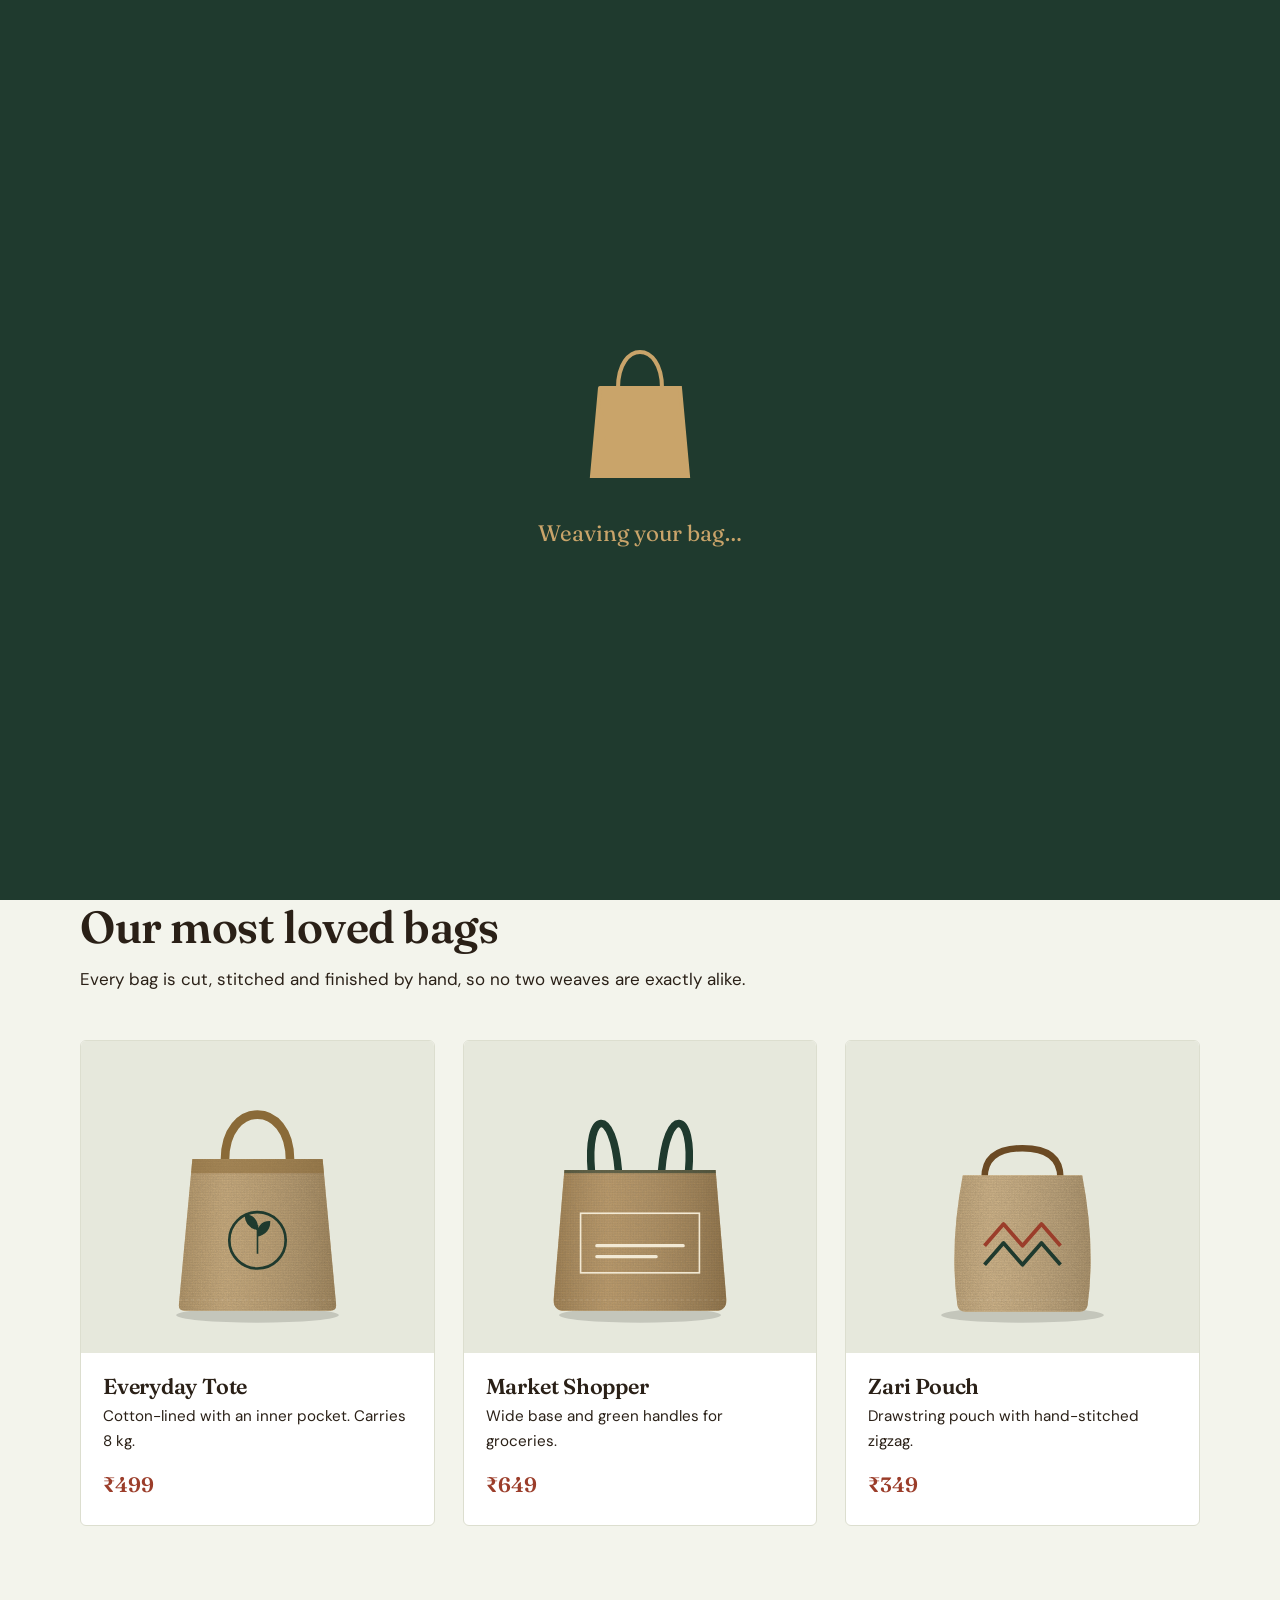
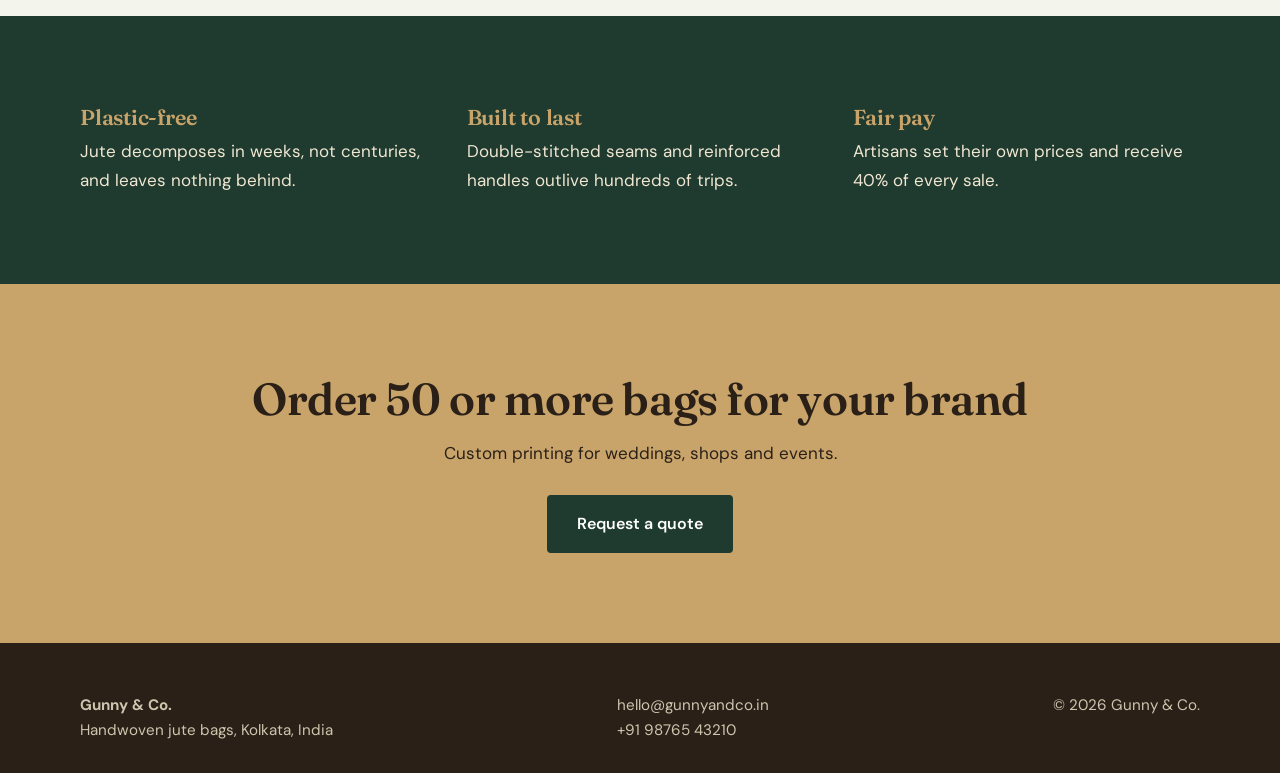
<file: index.html>
<!DOCTYPE html>
<html lang="en"><head><meta charset="utf-8"><meta name="viewport" content="width=device-width,initial-scale=1">
<title>Handwoven Jute Bags | Gunny &amp; Co. Jute Bags</title><meta name="description" content="Handwoven, plastic-free jute bags made by artisans in Bengal.">
<link rel="preconnect" href="https://fonts.googleapis.com"><link rel="preconnect" href="https://fonts.gstatic.com" crossorigin>
<link href="https://fonts.googleapis.com/css2?family=DM+Sans:wght@400;500;600&family=Fraunces:opsz,wght@9..144,600;9..144,700&display=swap" rel="stylesheet">
<link rel="stylesheet" href="css/style.css"></head><body>
<div id="loader" aria-hidden="true"><div class="box"><svg viewBox="0 0 120 140"><path class="stitch strap" d="M38 40C38 -8 82 -8 82 40"/><path class="fill" d="M20 40H100L108 128H12Z"/><path class="stitch" d="M20 40H100L108 128H12Z"/><path class="stitch" d="M24 66H96M26 90H94M18 112H102" stroke-dasharray="6 7"/></svg><p>Weaving your bag…</p></div></div>
<header><div class="wrap"><nav><a class="logo" href="index.html">Gunny &amp; Co.</a><button class="menu" aria-expanded="false">Menu</button><ul><li><a href="index.html" aria-current="page">Home</a></li><li><a href="shop.html">Shop</a></li><li><a href="about.html">About</a></li><li><a href="contact.html">Contact</a></li></ul></nav></div></header>
<main>
<section class="hero"><div class="wrap"><div class="copy"><h1>Carry something that grew from the soil.</h1><p>Strong, breathable and fully compostable bags, hand-woven from golden jute fibre by artisan families in West Bengal.</p><div><a class="btn" href="shop.html">Shop jute bags</a><a class="btn ghost" href="about.html">Our story</a></div><p style="font-size:.95rem;margin:22px 0 0">Plastic-free packaging. Ships across India in 3–5 days.</p></div>
<div class="art"><img src="images/tote.svg" alt="Natural jute tote bag with leaf print"><span class="pill">Free shipping over ₹999</span></div></div></section>
<section><div class="wrap"><div class="head"><h2>Our most loved bags</h2><p>Every bag is cut, stitched and finished by hand, so no two weaves are exactly alike.</p></div><div class="grid3"><article class="card"><div class="pic"><img src="images/tote.svg" alt="Everyday Tote"></div><div class="info"><h3>Everyday Tote</h3><p>Cotton-lined with an inner pocket. Carries 8 kg.</p><span class="price">₹499</span></div></article><article class="card"><div class="pic"><img src="images/shopper.svg" alt="Market Shopper"></div><div class="info"><h3>Market Shopper</h3><p>Wide base and green handles for groceries.</p><span class="price">₹649</span></div></article><article class="card"><div class="pic"><img src="images/pouch.svg" alt="Zari Pouch"></div><div class="info"><h3>Zari Pouch</h3><p>Drawstring pouch with hand-stitched zigzag.</p><span class="price">₹349</span></div></article></div></div></section>
<section class="band"><div class="wrap grid3"><div><h3>Plastic-free</h3><p>Jute decomposes in weeks, not centuries, and leaves nothing behind.</p></div><div><h3>Built to last</h3><p>Double-stitched seams and reinforced handles outlive hundreds of trips.</p></div><div><h3>Fair pay</h3><p>Artisans set their own prices and receive 40% of every sale.</p></div></div></section>
<section class="cta"><div class="wrap"><h2>Order 50 or more bags for your brand</h2><p>Custom printing for weddings, shops and events.</p><a class="btn" href="contact.html">Request a quote</a></div></section></main>
<footer><div class="wrap"><div><b>Gunny &amp; Co.</b><br>Handwoven jute bags, Kolkata, India</div><div>hello@gunnyandco.in<br>+91 98765 43210</div><div>&copy; 2026 Gunny &amp; Co.</div></div></footer>
<script src="js/main.js"></script></body></html>
</file>
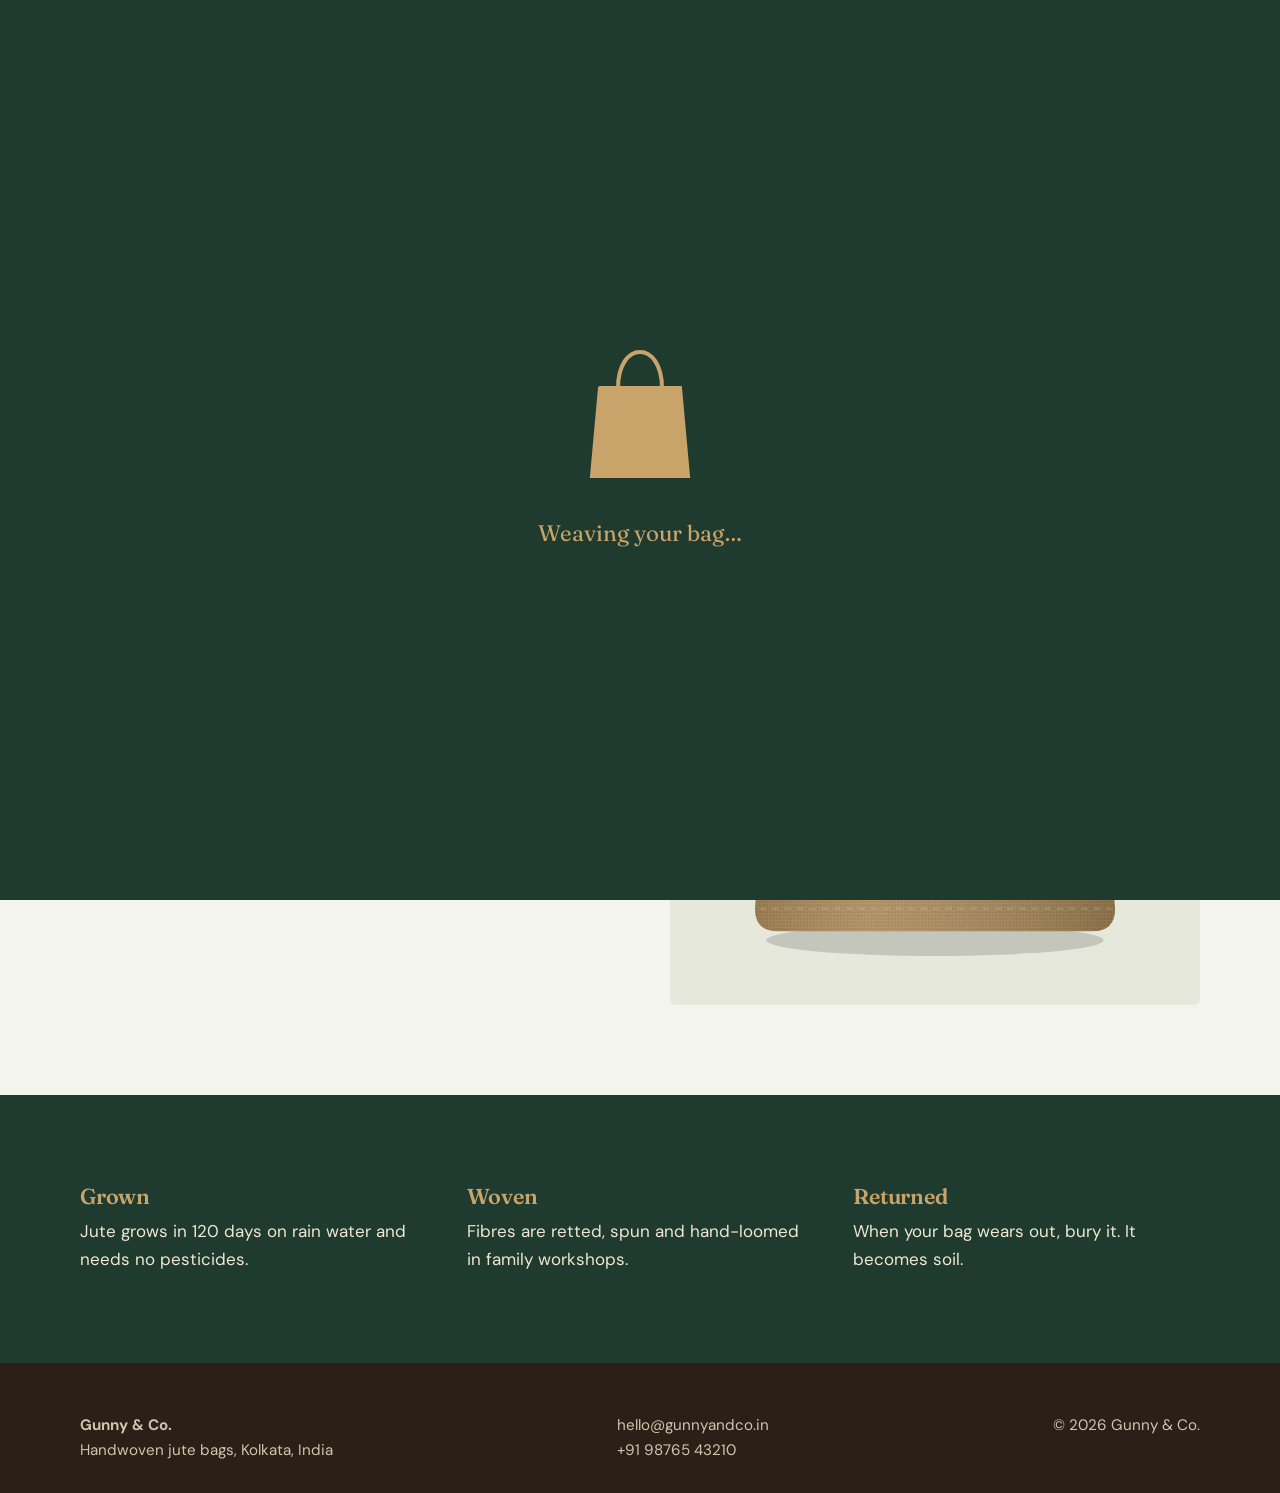
<file: about.html>
<!DOCTYPE html>
<html lang="en"><head><meta charset="utf-8"><meta name="viewport" content="width=device-width,initial-scale=1">
<title>About | Gunny &amp; Co. Jute Bags</title><meta name="description" content="Handwoven, plastic-free jute bags made by artisans in Bengal.">
<link rel="preconnect" href="https://fonts.googleapis.com"><link rel="preconnect" href="https://fonts.gstatic.com" crossorigin>
<link href="https://fonts.googleapis.com/css2?family=DM+Sans:wght@400;500;600&family=Fraunces:opsz,wght@9..144,600;9..144,700&display=swap" rel="stylesheet">
<link rel="stylesheet" href="css/style.css"></head><body>
<div id="loader" aria-hidden="true"><div class="box"><svg viewBox="0 0 120 140"><path class="stitch strap" d="M38 40C38 -8 82 -8 82 40"/><path class="fill" d="M20 40H100L108 128H12Z"/><path class="stitch" d="M20 40H100L108 128H12Z"/><path class="stitch" d="M24 66H96M26 90H94M18 112H102" stroke-dasharray="6 7"/></svg><p>Weaving your bag…</p></div></div>
<header><div class="wrap"><nav><a class="logo" href="index.html">Gunny &amp; Co.</a><button class="menu" aria-expanded="false">Menu</button><ul><li><a href="index.html">Home</a></li><li><a href="shop.html">Shop</a></li><li><a href="about.html" aria-current="page">About</a></li><li><a href="contact.html">Contact</a></li></ul></nav></div></header>
<main><div class="page-title"><div class="wrap"><h1>Rooted in Bengal, made by hand.</h1></div></div>
<section><div class="wrap split"><div><h2>Why we started</h2><p style="margin-top:16px">In 2019 we watched a market vendor hand over a plastic bag that would outlast her grandchildren. Jute, the golden fibre of Bengal, has carried rice and grain for centuries. We brought it back as a bag people want to carry.</p><p style="margin-top:14px">Today we work with 60 weavers across Howrah and Murshidabad. Each bag is stitched from start to finish by a single artisan.</p>
<div class="stats"><div><b>60</b>artisans</div><div><b>40%</b>of sales to makers</div><div><b>0</b>plastic</div></div></div><div class="art"><img src="images/shopper.svg" alt="Jute market shopper bag"></div></div></section>
<section class="band"><div class="wrap grid3"><div><h3>Grown</h3><p>Jute grows in 120 days on rain water and needs no pesticides.</p></div><div><h3>Woven</h3><p>Fibres are retted, spun and hand-loomed in family workshops.</p></div><div><h3>Returned</h3><p>When your bag wears out, bury it. It becomes soil.</p></div></div></section></main>
<footer><div class="wrap"><div><b>Gunny &amp; Co.</b><br>Handwoven jute bags, Kolkata, India</div><div>hello@gunnyandco.in<br>+91 98765 43210</div><div>&copy; 2026 Gunny &amp; Co.</div></div></footer>
<script src="js/main.js"></script></body></html>
</file>
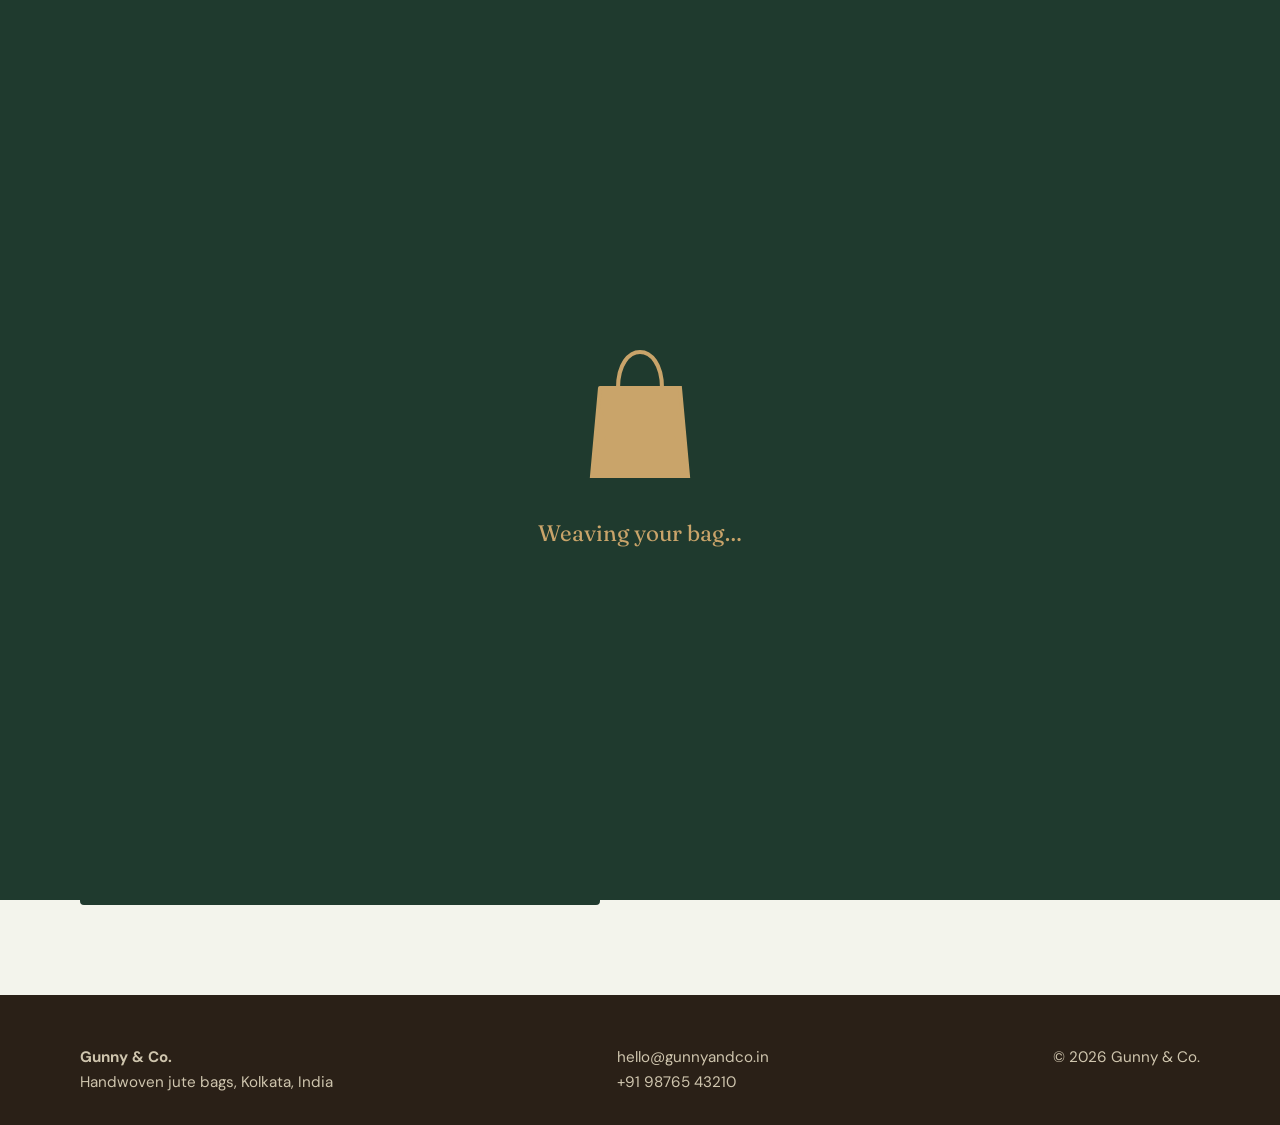
<file: contact.html>
<!DOCTYPE html>
<html lang="en"><head><meta charset="utf-8"><meta name="viewport" content="width=device-width,initial-scale=1">
<title>Contact | Gunny &amp; Co. Jute Bags</title><meta name="description" content="Handwoven, plastic-free jute bags made by artisans in Bengal.">
<link rel="preconnect" href="https://fonts.googleapis.com"><link rel="preconnect" href="https://fonts.gstatic.com" crossorigin>
<link href="https://fonts.googleapis.com/css2?family=DM+Sans:wght@400;500;600&family=Fraunces:opsz,wght@9..144,600;9..144,700&display=swap" rel="stylesheet">
<link rel="stylesheet" href="css/style.css"></head><body>
<div id="loader" aria-hidden="true"><div class="box"><svg viewBox="0 0 120 140"><path class="stitch strap" d="M38 40C38 -8 82 -8 82 40"/><path class="fill" d="M20 40H100L108 128H12Z"/><path class="stitch" d="M20 40H100L108 128H12Z"/><path class="stitch" d="M24 66H96M26 90H94M18 112H102" stroke-dasharray="6 7"/></svg><p>Weaving your bag…</p></div></div>
<header><div class="wrap"><nav><a class="logo" href="index.html">Gunny &amp; Co.</a><button class="menu" aria-expanded="false">Menu</button><ul><li><a href="index.html">Home</a></li><li><a href="shop.html">Shop</a></li><li><a href="about.html">About</a></li><li><a href="contact.html" aria-current="page">Contact</a></li></ul></nav></div></header>
<main><div class="page-title"><div class="wrap"><h1>Contact</h1><p style="margin-top:14px">Questions, bulk orders or custom prints? Write to us.</p></div></div><section><div class="wrap"><form onsubmit="event.preventDefault();this.querySelector('button').textContent='Message sent'"><label>Name<input required></label><label>Email<input type="email" required></label><label>Message<textarea rows="5" required></textarea></label><button class="btn">Send message</button></form></div></section></main>
<footer><div class="wrap"><div><b>Gunny &amp; Co.</b><br>Handwoven jute bags, Kolkata, India</div><div>hello@gunnyandco.in<br>+91 98765 43210</div><div>&copy; 2026 Gunny &amp; Co.</div></div></footer>
<script src="js/main.js"></script></body></html>
</file>
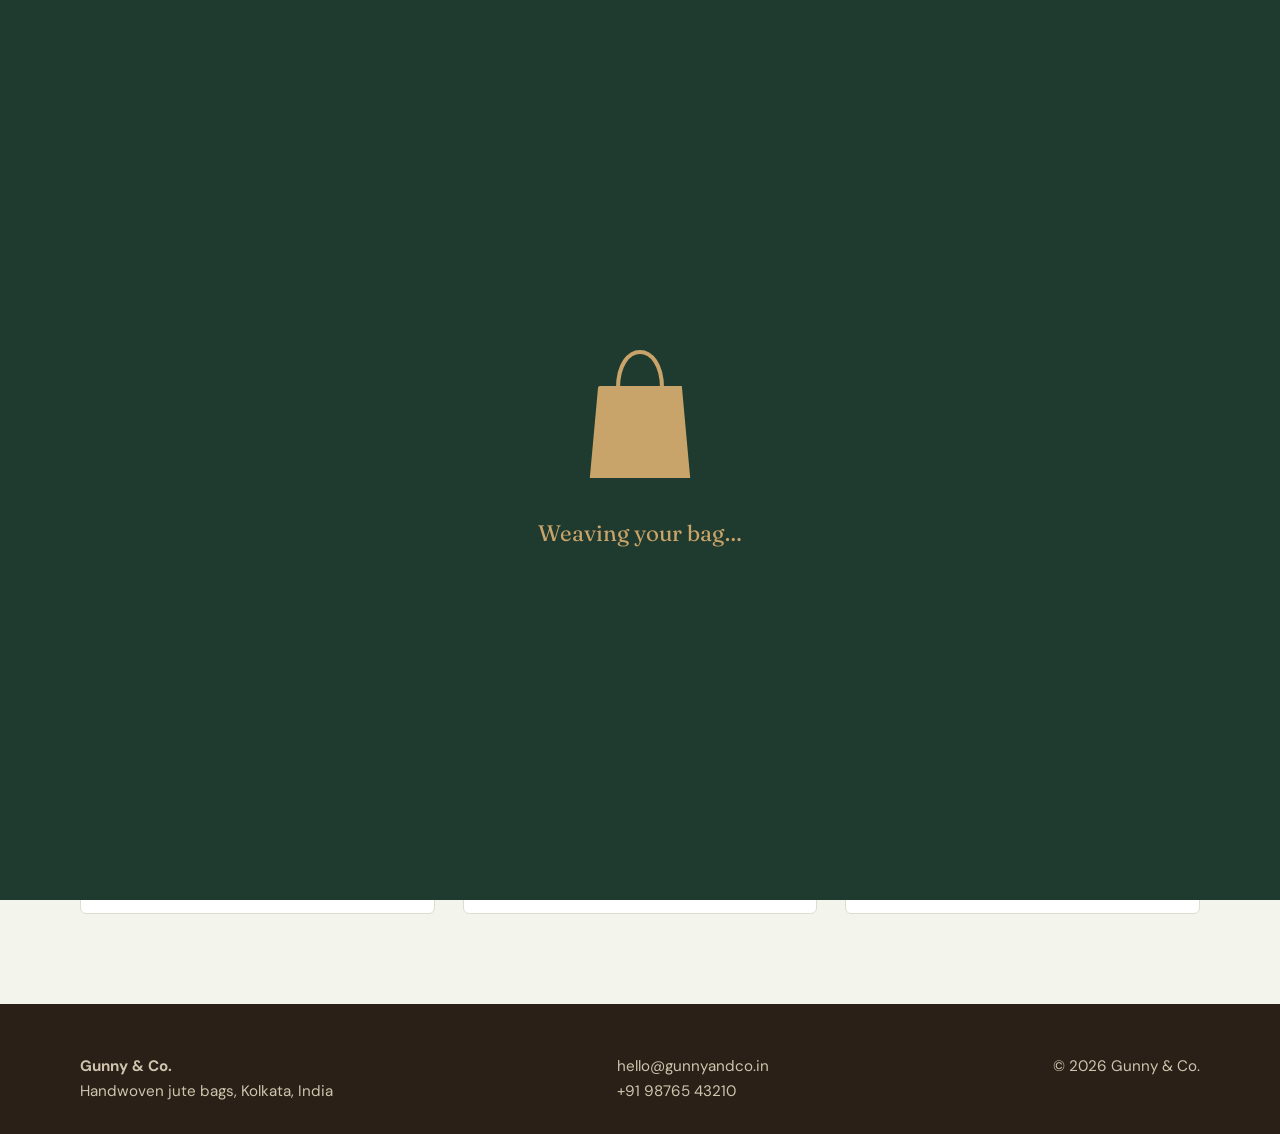
<file: shop.html>
<!DOCTYPE html>
<html lang="en"><head><meta charset="utf-8"><meta name="viewport" content="width=device-width,initial-scale=1">
<title>Shop | Gunny &amp; Co. Jute Bags</title><meta name="description" content="Handwoven, plastic-free jute bags made by artisans in Bengal.">
<link rel="preconnect" href="https://fonts.googleapis.com"><link rel="preconnect" href="https://fonts.gstatic.com" crossorigin>
<link href="https://fonts.googleapis.com/css2?family=DM+Sans:wght@400;500;600&family=Fraunces:opsz,wght@9..144,600;9..144,700&display=swap" rel="stylesheet">
<link rel="stylesheet" href="css/style.css"></head><body>
<div id="loader" aria-hidden="true"><div class="box"><svg viewBox="0 0 120 140"><path class="stitch strap" d="M38 40C38 -8 82 -8 82 40"/><path class="fill" d="M20 40H100L108 128H12Z"/><path class="stitch" d="M20 40H100L108 128H12Z"/><path class="stitch" d="M24 66H96M26 90H94M18 112H102" stroke-dasharray="6 7"/></svg><p>Weaving your bag…</p></div></div>
<header><div class="wrap"><nav><a class="logo" href="index.html">Gunny &amp; Co.</a><button class="menu" aria-expanded="false">Menu</button><ul><li><a href="index.html">Home</a></li><li><a href="shop.html" aria-current="page">Shop</a></li><li><a href="about.html">About</a></li><li><a href="contact.html">Contact</a></li></ul></nav></div></header>
<main><div class="page-title"><div class="wrap"><h1>Shop</h1><p style="margin-top:14px">Three shapes, all woven from natural jute.</p></div></div><section><div class="wrap"><div class="grid3"><article class="card"><div class="pic"><img src="images/tote.svg" alt="Everyday Tote"></div><div class="info"><h3>Everyday Tote</h3><p>Cotton-lined with an inner pocket. Carries 8 kg.</p><span class="price">₹499</span></div></article><article class="card"><div class="pic"><img src="images/shopper.svg" alt="Market Shopper"></div><div class="info"><h3>Market Shopper</h3><p>Wide base and green handles for groceries.</p><span class="price">₹649</span></div></article><article class="card"><div class="pic"><img src="images/pouch.svg" alt="Zari Pouch"></div><div class="info"><h3>Zari Pouch</h3><p>Drawstring pouch with hand-stitched zigzag.</p><span class="price">₹349</span></div></article></div></div></section></main>
<footer><div class="wrap"><div><b>Gunny &amp; Co.</b><br>Handwoven jute bags, Kolkata, India</div><div>hello@gunnyandco.in<br>+91 98765 43210</div><div>&copy; 2026 Gunny &amp; Co.</div></div></footer>
<script src="js/main.js"></script></body></html>
</file>
<file: css/style.css>
:root{--jute:#C9A46A;--jute-d:#8A6A38;--bark:#2A2017;--green:#1F3A2E;--sage:#E6E8DC;--paper:#F3F4EC;--rust:#9B3D2A;--serif:'Fraunces',Georgia,serif;--sans:'DM Sans',system-ui,sans-serif}
*{box-sizing:border-box;margin:0;padding:0}
html{scroll-behavior:smooth}
body{font-family:var(--sans);background:var(--paper);color:var(--bark);line-height:1.65;font-size:17px}
img{max-width:100%;display:block}
a{color:inherit}
:focus-visible{outline:3px solid var(--rust);outline-offset:3px}
.wrap{width:min(1120px,92%);margin-inline:auto}
h1,h2,h3{font-family:var(--serif);font-weight:600;line-height:1.1;letter-spacing:-.01em}
h1{font-size:clamp(2.6rem,6vw,4.8rem)}h2{font-size:clamp(1.9rem,3.6vw,2.8rem)}h3{font-size:1.35rem}
p{max-width:62ch}
/* preloader */
#loader{position:fixed;inset:0;z-index:99;background:var(--green);display:grid;place-items:center;transition:transform .9s cubic-bezier(.77,0,.18,1) .2s}
#loader.done{transform:translateY(-100%)}
#loader .box{text-align:center;color:var(--jute)}
#loader svg{width:120px;overflow:visible;margin:auto}
#loader .stitch{stroke:var(--jute);stroke-width:4;fill:none;stroke-linecap:round;stroke-dasharray:900;stroke-dashoffset:900;animation:draw 1.8s ease forwards}
#loader .fill{fill:var(--jute);opacity:0;animation:fillin .7s ease 1.3s forwards}
#loader p{font-family:var(--serif);font-size:1.4rem;margin:18px auto 0;opacity:0;animation:fillin .6s ease 1.1s forwards}
@keyframes draw{to{stroke-dashoffset:0}}@keyframes fillin{to{opacity:1}}
.hero .copy>*{animation:rise .9s cubic-bezier(.2,.7,.2,1) both;animation-play-state:paused}
body.ready .hero .copy>*{animation-play-state:running}
.hero .copy>*:nth-child(2){animation-delay:.12s}.hero .copy>*:nth-child(3){animation-delay:.24s}.hero .copy>*:nth-child(4){animation-delay:.36s}
body.ready .hero .art img{animation:swing 6s ease-in-out infinite}
@keyframes rise{from{opacity:0;transform:translateY(30px)}to{opacity:1;transform:none}}
@keyframes swing{0%,100%{transform:rotate(-1.5deg)}50%{transform:rotate(1.5deg)}}
/* header */
header{position:sticky;top:0;z-index:20;background:rgba(243,244,236,.92);backdrop-filter:blur(8px);border-bottom:1px solid #d6d8c9}
nav{display:flex;align-items:center;justify-content:space-between;height:70px}
.logo{font-family:var(--serif);font-size:1.6rem;font-weight:700;text-decoration:none;color:var(--green)}
nav ul{display:flex;gap:30px;list-style:none}
nav ul a{text-decoration:none;font-weight:500;padding:6px 0;border-bottom:2px solid transparent}
nav ul a:hover,nav ul a[aria-current]{border-color:var(--jute-d)}
.menu{display:none;background:none;border:1px solid var(--bark);padding:8px 14px;font:inherit;cursor:pointer}
.btn{display:inline-block;background:var(--green);color:#fff;padding:14px 28px;text-decoration:none;font-weight:600;border:2px solid var(--green);border-radius:4px;transition:.2s;cursor:pointer;font-family:inherit;font-size:1rem}
.btn:hover{background:var(--rust);border-color:var(--rust)}
.btn.ghost{background:none;color:var(--green)}.btn.ghost:hover{background:var(--green);color:#fff;border-color:var(--green)}
/* hero */
.hero{padding:70px 0 90px;background:var(--sage)}
.hero .wrap{display:grid;grid-template-columns:1.1fr .9fr;gap:40px;align-items:center}
.hero p{margin:24px 0 32px;font-size:1.15rem}
.hero .btn+.btn{margin-left:12px}
.hero .art{background:var(--jute);border-radius:50% 50% 8px 8px/38% 38% 8px 8px;padding:50px 30px 20px;position:relative}
.hero .art img{transform-origin:top center}
.pill{position:absolute;right:-10px;bottom:30px;background:var(--rust);color:#fff;padding:10px 18px;border-radius:40px;font-weight:600;font-size:.95rem}
section{padding:90px 0}
.head{margin-bottom:46px}.head p{margin-top:14px}
.grid3{display:grid;grid-template-columns:repeat(3,1fr);gap:28px}
.card{background:#fff;border-radius:6px;overflow:hidden;border:1px solid #dcdecf}
.card .pic{background:var(--sage);padding:26px;transition:background .3s}
.card:hover .pic{background:var(--jute)}
.card .pic img{height:260px;margin:auto;transition:transform .4s}
.card:hover .pic img{transform:translateY(-6px) rotate(-2deg)}
.card .info{padding:22px}
.card .info p{font-size:.95rem;margin:6px 0 14px}
.price{font-family:var(--serif);font-size:1.3rem;color:var(--rust);font-weight:600}
.band{background:var(--green);color:#EFE7D2}
.band .grid3{gap:40px}.band h3{color:var(--jute);margin-bottom:8px}
.split{display:grid;grid-template-columns:1fr 1fr;gap:60px;align-items:center}
.split .art{background:var(--sage);padding:40px;border-radius:6px}
.stats{display:flex;gap:40px;margin-top:30px;flex-wrap:wrap}
.stats b{display:block;font-family:var(--serif);font-size:2.4rem;color:var(--rust)}
.cta{text-align:center;background:var(--jute)}.cta p{margin:16px auto 28px}
form{display:grid;gap:16px;max-width:520px}
label{font-weight:600;display:grid;gap:6px}
input,textarea{font:inherit;padding:12px;border:1px solid #b9bcaa;border-radius:4px;background:#fff}
footer{background:var(--bark);color:#cfc5ae;padding:50px 0 30px;font-size:.95rem}
footer .wrap{display:flex;justify-content:space-between;flex-wrap:wrap;gap:20px}
.page-title{background:var(--sage);padding:70px 0}
@media(max-width:820px){
 .hero .wrap,.split,.grid3{grid-template-columns:1fr}
 .menu{display:block}
 nav ul{display:none;position:absolute;top:70px;left:0;right:0;background:var(--paper);flex-direction:column;padding:20px 4%;gap:14px;border-bottom:1px solid #d6d8c9}
 nav ul.open{display:flex}
 .hero .art{max-width:380px;margin:auto}
}
@media(prefers-reduced-motion:reduce){*{animation:none!important;transition:none!important}#loader{display:none}}
</file>
